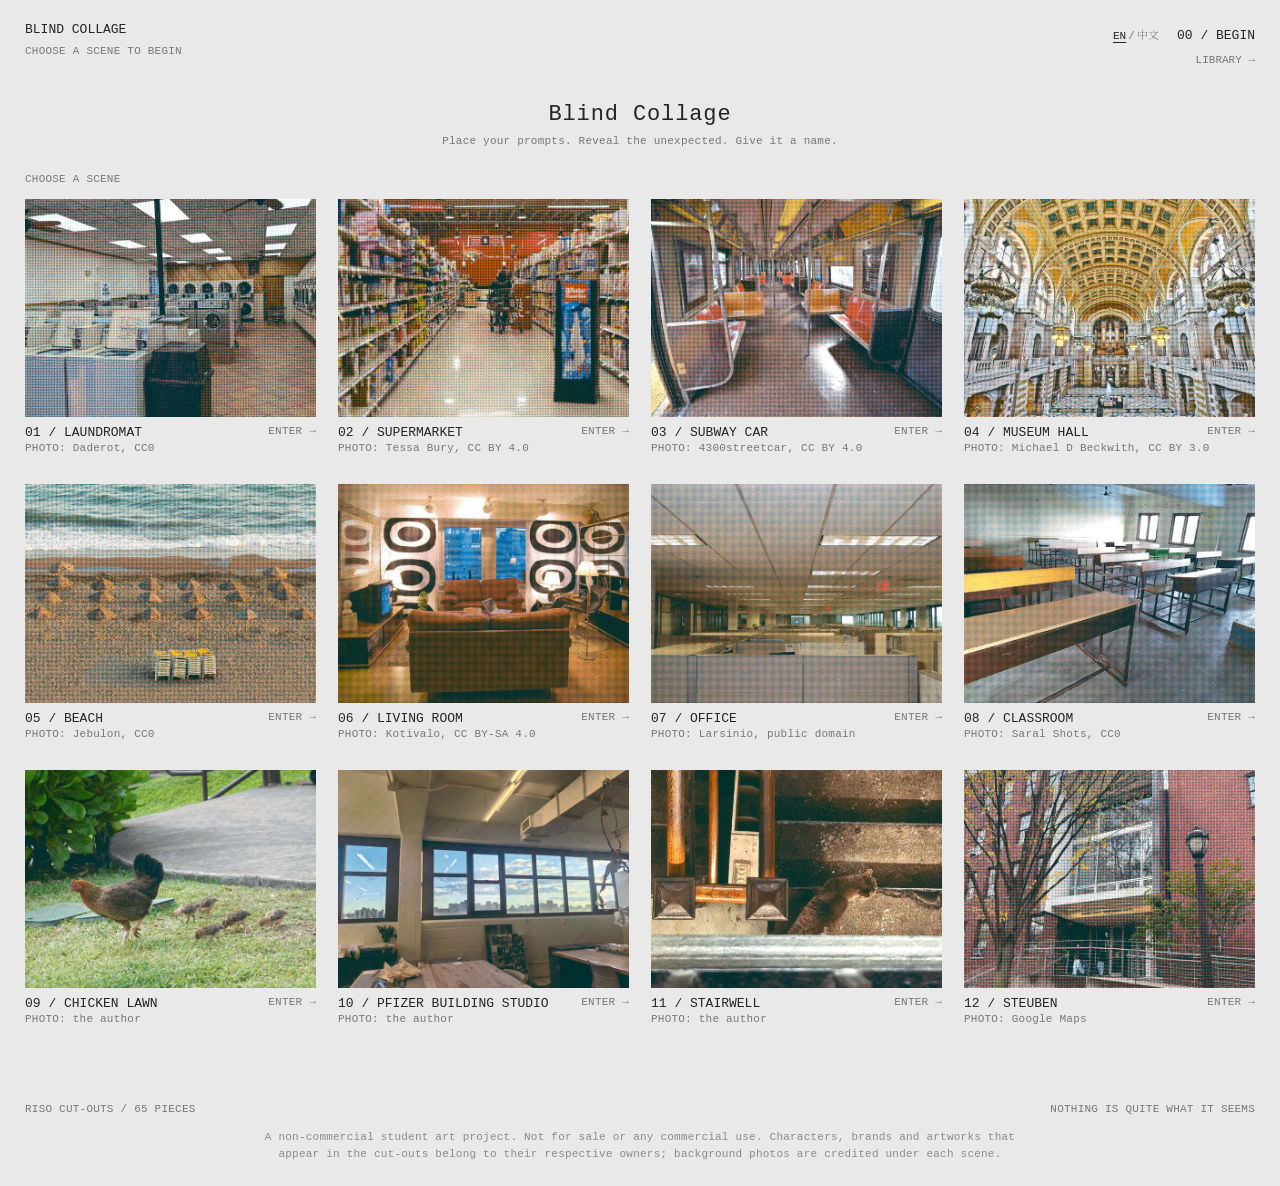
<file: index.html>
<!doctype html>
<html lang="en">
<head>
  <meta charset="utf-8">
  <meta name="viewport" content="width=device-width, initial-scale=1">
  <title>Blind Collage</title>
  <link rel="icon" href="data:,">
  <!-- Thin serif for Chinese (Latin stays Courier New). Google Fonts only sends the glyphs a page uses. -->
  <link rel="preconnect" href="https://fonts.googleapis.com">
  <link rel="preconnect" href="https://fonts.gstatic.com" crossorigin>
  <link rel="stylesheet" href="https://fonts.googleapis.com/css2?family=Noto+Serif+SC:wght@200;300&display=swap">
  <link rel="stylesheet" href="style.css?v=20261119a">
  <script src="vendor/p5.min.js"></script>
  <script src="js/config.js?v=20261119a" defer></script>
  <script src="js/i18n.js?v=20261119a" defer></script>
  <script src="js/assets.js?v=20261119a" defer></script>
  <script src="js/collage.js?v=20261119a" defer></script>
  <script src="js/layout.js?v=20261119a" defer></script>
  <script src="js/library-view.js?v=20261119a" defer></script>
  <script src="js/game.js?v=20261119a" defer></script>
  <script src="js/sketch.js?v=20261119a" defer></script>
</head>
<body>
  <header class="top">
    <div>
      <div>BLIND COLLAGE</div>
      <div id="guide" class="muted"></div>
    </div>
    <div class="corner-right">
      <div class="corner-row">
        <span class="lang-toggle">
          <button class="text" type="button" data-lang="en">EN</button><span class="muted">/</span><button class="text" type="button" data-lang="zh">中文</button>
        </span>
        <span id="stage-label"></span>
      </div>
      <button id="open-library" class="text" type="button" data-i18n="openLibrary" hidden></button>
    </div>
  </header>

  <main>
    <!-- 00 / BEGIN: title + scene gallery -->
    <div id="home">
      <section id="masthead">
        <h1 data-i18n="heading">Blind Collage</h1>
        <p class="muted" data-i18n="tagline"></p>
      </section>

      <section id="scenes">
        <div class="section-head">
          <span class="muted" data-i18n="chooseScene"></span>
          <button id="back-to-collage" class="text" type="button" data-i18n="backToCollage" hidden></button>
        </div>
        <div id="scene-grid"></div>
        <p id="library-status" class="muted"></p>
      </section>
    </div>

    <!-- library of submitted pictures -->
    <section id="library" hidden>
      <div class="section-head">
        <span id="library-count" class="muted"></span>
        <button id="close-library" class="text" type="button" data-i18n="closeLibrary"></button>
      </div>
      <div id="library-grid"></div>
      <p id="library-msg" class="muted"></p>
      <div class="row"><button id="library-more" class="text" type="button" data-i18n="more" hidden></button></div>
    </section>

    <div id="lightbox" hidden>
      <div id="lightbox-inner">
        <div id="lightbox-art"></div>
        <div class="section-head">
          <span id="lightbox-caption" class="muted"></span>
          <button id="lightbox-close" class="text" type="button" data-i18n="close"></button>
        </div>
      </div>
    </div>

    <!-- 01–03: arrange / reveal / title -->
    <section id="studio" hidden>
      <aside id="prompt-panel">
        <div class="section-head"><span class="muted" data-i18n="prompts"></span><span id="count" class="muted">0 / 20</span></div>
        <div id="prompt-list"></div>
        <p id="panel-msg" class="muted"></p>
      </aside>

      <div id="stage-col">
        <div id="canvas-wrap"></div>

        <div id="toolbar" class="row">
          <button class="text" data-act="rotl" type="button" data-i18n="rotl" data-i18n-title="rotlTip"></button>
          <button class="text" data-act="rotr" type="button" data-i18n="rotr" data-i18n-title="rotrTip"></button>
          <button class="text" data-act="smaller" type="button" data-i18n="smaller" data-i18n-title="smallerTip"></button>
          <button class="text" data-act="bigger" type="button" data-i18n="bigger" data-i18n-title="biggerTip"></button>
          <button class="text" data-act="back" type="button" data-i18n="back" data-i18n-title="backTip"></button>
          <button class="text" data-act="front" type="button" data-i18n="front" data-i18n-title="frontTip"></button>
          <button class="text" data-act="delete" type="button" data-i18n="remove" data-i18n-title="removeTip"></button>
        </div>

        <div id="arrange-actions" class="row">
          <button id="bg-toggle" class="text" type="button"></button>
          <button id="bg-random" class="text" type="button" data-i18n="randomize"></button>
          <button id="to-scenes" class="text" type="button" data-i18n="scenes"></button>
          <button id="reveal" class="btn" type="button" disabled></button>
        </div>

        <p id="hint" class="muted" data-i18n="hint"></p>
        <p id="reveal-status" class="muted" role="status"></p>

        <div id="title-block" hidden>
          <label for="title-input" data-i18n="titleQuestion"></label>
          <input id="title-input" type="text" maxlength="80" data-i18n-placeholder="untitled" autocomplete="off">
          <button id="border-toggle" class="text" type="button"></button>
          <div class="row">
            <button id="save-png" class="btn" type="button" data-i18n="savePng"></button>
            <button id="submit" class="btn" type="button" hidden></button>
            <button id="start-over" class="text" type="button" data-i18n="startOver"></button>
          </div>
          <p id="submit-notice" class="muted" data-i18n="submitNotice" hidden></p>
          <p id="submit-status" class="muted" role="status"></p>
        </div>
      </div>
    </section>
  </main>

  <footer class="bottom">
    <div class="footer-row">
      <span id="footer-left" class="muted"></span>
      <span id="footer-right" class="muted"></span>
    </div>
    <p id="disclaimer" class="muted" data-i18n="disclaimer"></p>
  </footer>
</body>
</html>
</file>
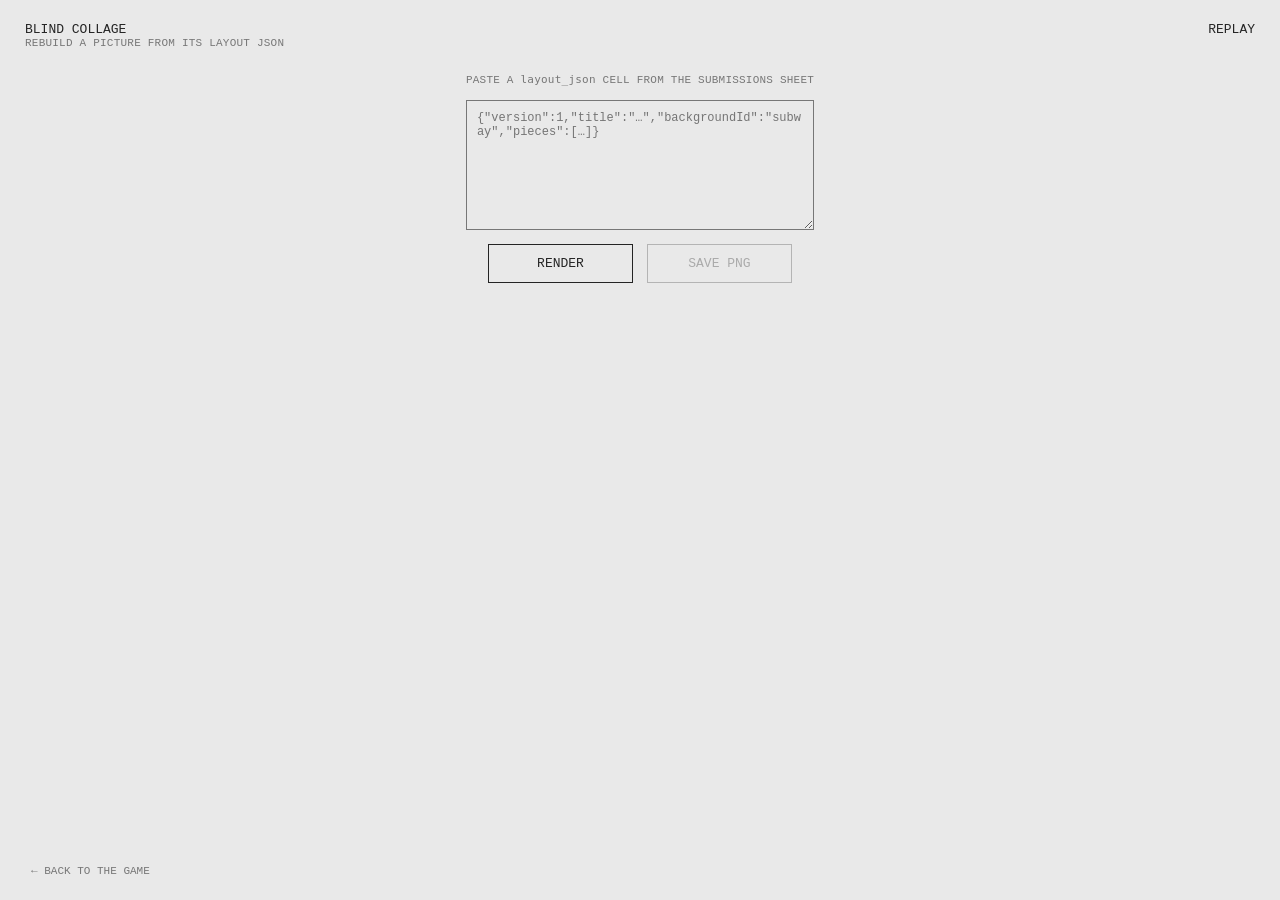
<file: replay.html>
<!doctype html>
<html lang="en">
<head>
  <meta charset="utf-8">
  <meta name="viewport" content="width=device-width, initial-scale=1">
  <title>Blind Collage Replay</title>
  <link rel="icon" href="data:,">
  <link rel="stylesheet" href="style.css?v=20261119a">
  <style>
    #replay { max-width: 900px; margin: 0 auto; padding: 10px 25px 30px; display: flex; flex-direction: column; gap: 14px; }
    #replay textarea { width: 100%; min-height: 130px; font: inherit; font-size: 12px; padding: 10px; color: var(--ink); background: transparent; border: 1px solid var(--muted); resize: vertical; }
    #replay img { width: 100%; display: block; outline: 1px solid #cfcfcf; }
  </style>
  <script src="js/assets.js?v=20261119a" defer></script>
  <script src="js/collage.js?v=20261119a" defer></script>
  <script src="js/layout.js?v=20261119a" defer></script>
  <script src="js/replay.js?v=20261119a" defer></script>
</head>
<body>
  <header class="top">
    <div>
      <div>BLIND COLLAGE</div>
      <div class="muted">REBUILD A PICTURE FROM ITS LAYOUT JSON</div>
    </div>
    <div>REPLAY</div>
  </header>
  <main id="replay">
    <label for="layout" class="muted">PASTE A <code>layout_json</code> CELL FROM THE SUBMISSIONS SHEET</label>
    <textarea id="layout" spellcheck="false" placeholder='{"version":1,"title":"…","backgroundId":"subway","pieces":[…]}'></textarea>
    <div class="row">
      <button id="render" class="btn" type="button">RENDER</button>
      <button id="download" class="btn" type="button" disabled>SAVE PNG</button>
    </div>
    <p id="status" class="muted" role="status"></p>
    <img id="out" alt="" hidden>
  </main>
  <footer class="bottom"><a class="text" href="./">← BACK TO THE GAME</a><span></span></footer>
</body>
</html>
</file>
<file: style.css>
:root {
  --bg: #e9e9e9;
  --ink: #242424;
  --muted: #777777;
  --faint: #b4b4b4;
  /* Latin in Courier New; Chinese falls through to a thin serif (Noto Serif SC, then the system Song). */
  --font: 'Courier New', Courier, 'Noto Serif SC', 'Songti SC', 'STSong', 'SimSun', serif;
}

* { box-sizing: border-box; }

html, body {
  margin: 0;
  padding: 0;
  background: var(--bg);
  color: var(--ink);
  font-family: var(--font);
  font-size: 13px;
  font-weight: 300;
}

html { scroll-behavior: smooth; }
body { min-height: 100vh; display: flex; flex-direction: column; }
main { flex: 1; }
[hidden] { display: none !important; }
p { margin: 0; }

.muted { color: var(--muted); font-size: 11px; letter-spacing: 0.02em; }

/* corner text */
header.top {
  position: sticky; top: 0; z-index: 5;
  display: flex; justify-content: space-between; align-items: flex-start; gap: 16px;
  padding: 22px 25px 14px;
  background: var(--bg);
}
header.top #guide { margin-top: 8px; }
footer.bottom { padding: 18px 25px 22px; }
.footer-row { display: flex; justify-content: space-between; gap: 16px; }
#disclaimer { max-width: 760px; margin: 14px auto 0; text-align: center; line-height: 1.6; color: #8a8a8a; }

/* language toggle */
.corner-row { display: flex; align-items: baseline; gap: 18px; }
.lang-toggle { display: inline-flex; align-items: baseline; gap: 2px; }
.lang-toggle .text { padding: 2px 4px; }
.lang-toggle .text.active { color: var(--ink); text-decoration: underline; text-underline-offset: 3px; }

/* Chinese: thin, airy, a touch larger so 300-weight strokes stay readable */
html[lang^="zh"] body { letter-spacing: 0.04em; }
html[lang^="zh"] .muted { font-size: 12px; letter-spacing: 0.08em; }
html[lang^="zh"] #masthead h1 { font-weight: 200; font-size: 26px; letter-spacing: 0.3em; }
html[lang^="zh"] .prompt { font-size: 13px; line-height: 1.6; letter-spacing: 0.06em; }
html[lang^="zh"] .text { font-size: 12px; }
html[lang^="zh"] #title-block label { font-size: 16px; letter-spacing: 0.1em; }

/* buttons */
.btn {
  font: inherit; color: var(--ink); background: transparent;
  border: 1px solid var(--ink); padding: 11px 18px; min-width: 145px;
  cursor: pointer;
}
.btn:disabled { color: #aaaaaa; border-color: var(--faint); cursor: default; }
.text {
  font: inherit; font-size: 11px; color: var(--muted); background: none;
  border: 0; padding: 6px 6px; cursor: pointer; text-decoration: none;
}
.text:hover:not(:disabled) { color: var(--ink); }
.text:disabled { color: var(--faint); cursor: default; }
.row { display: flex; flex-wrap: wrap; align-items: center; justify-content: center; gap: 4px 14px; }
.section-head { display: flex; justify-content: space-between; align-items: baseline; gap: 12px; margin-bottom: 14px; }

/* 00 / home */
#masthead { text-align: center; padding: 18px 25px 4px; }
#masthead h1 { margin: 0 0 8px; font-size: 22px; font-weight: 300; letter-spacing: 0.04em; }
.corner-right { display: flex; flex-direction: column; align-items: flex-end; gap: 4px; }
.corner-right .text { padding: 4px 0; }

/* scene gallery */
#scenes { padding: 22px 25px 40px; max-width: 1400px; margin: 0 auto; }

/* library */
#library { padding: 10px 25px 40px; max-width: 1400px; margin: 0 auto; }
#library-grid { display: grid; grid-template-columns: repeat(auto-fill, minmax(220px, 1fr)); gap: 28px 20px; }
.work { display: block; width: 100%; padding: 0; border: 0; background: none; font: inherit; color: inherit; text-align: left; cursor: pointer; }
.work .art { display: block; width: 100%; aspect-ratio: 1200 / 1040; background: #dcdcdc; outline: 1px solid transparent; outline-offset: 3px; }
.work .art canvas { display: block; width: 100%; height: 100%; }
.work:hover .art, .work:focus-visible .art { outline-color: var(--ink); }
.work .cap { display: flex; justify-content: space-between; gap: 8px; margin-top: 8px; }
.work .cap span:first-child { overflow: hidden; text-overflow: ellipsis; white-space: nowrap; }
.work .cap span:last-child { white-space: nowrap; flex-shrink: 0; }
#library-msg { margin: 20px 0; text-align: center; }
#lightbox { position: fixed; inset: 0; z-index: 20; background: rgba(233, 233, 233, 0.97); display: flex; align-items: center; justify-content: center; padding: 20px; }
#lightbox-inner { width: min(900px, 100%, calc((100vh - 90px) * 1200 / 1040)); }
#lightbox-art canvas { display: block; width: 100%; height: auto; outline: 1px solid #cfcfcf; }
#lightbox .section-head { margin: 10px 0 0; }
#scene-grid {
  display: grid;
  grid-template-columns: repeat(auto-fill, minmax(260px, 1fr));
  gap: 30px 22px;
}
.scene {
  display: block; width: 100%; padding: 0; border: 0; background: none;
  font: inherit; color: inherit; text-align: left; cursor: pointer;
}
.scene img {
  display: block; width: 100%; aspect-ratio: 4 / 3; object-fit: cover;
  background: #dcdcdc; outline: 1px solid transparent; outline-offset: 3px;
}
.scene:hover img, .scene:focus-visible img { outline-color: var(--ink); }
.scene .cap { display: flex; justify-content: space-between; gap: 8px; margin-top: 8px; }
.scene .credit { display: block; margin-top: 2px; }
#library-status { margin-top: 20px; }

/* studio */
#studio {
  display: grid;
  grid-template-columns: 250px minmax(0, 1fr);
  gap: 28px;
  padding: 6px 25px 20px;
  max-width: 1500px; margin: 0 auto;
}
#studio.locked { grid-template-columns: minmax(0, 1fr); }
#studio.locked #prompt-panel { display: none; }

.prompt {
  display: block; width: 100%; margin: 0 0 8px; padding: 11px 12px;
  font: inherit; font-size: 12px; line-height: 1.35; text-align: left;
  color: var(--ink); background: transparent; border: 1px solid var(--ink);
  cursor: grab;
}
.prompt:hover:not(:disabled) { background: rgba(36, 36, 36, 0.05); }
.prompt:disabled { color: #aaaaaa; border-color: var(--faint); cursor: default; }
#panel-msg { min-height: 1.3em; margin-top: 6px; }

#stage-col { display: flex; flex-direction: column; align-items: center; gap: 12px; min-width: 0; }
#canvas-wrap { width: 100%; display: flex; justify-content: center; }
#canvas-wrap canvas { display: block; outline: 1px solid #cfcfcf; touch-action: none; }
#studio.locked #canvas-wrap canvas { touch-action: auto; }
#hint, #reveal-status { text-align: center; }
#reveal-status:empty { display: none; }
#reveal-status.error { color: #a33; }

#title-block { display: flex; flex-direction: column; align-items: center; gap: 14px; width: 100%; margin-top: 6px; }
#title-block label { font-size: 14px; }
#title-input {
  width: min(480px, 100%); padding: 6px 4px;
  font: inherit; font-size: 15px; text-align: center; color: var(--ink);
  background: transparent; border: 0; border-bottom: 1px solid var(--muted); outline: none;
}
#title-input:focus { border-bottom-color: var(--ink); }
#submit-notice, #submit-status { max-width: 520px; text-align: center; line-height: 1.5; }
#submit-status:empty { display: none; }
#submit-status.error { color: #a33; }

@media (max-width: 820px) {
  #studio { grid-template-columns: minmax(0, 1fr); gap: 16px; padding: 4px 16px 16px; }
  #prompt-list { display: grid; grid-template-columns: repeat(auto-fill, minmax(150px, 1fr)); gap: 8px; }
  .prompt { margin: 0; font-size: 11px; padding: 9px 10px; }
  header.top { padding: 16px 16px 10px; }
  footer.bottom { padding: 16px; }
  #scenes { padding: 24px 16px 32px; }
  #scene-grid { grid-template-columns: repeat(auto-fill, minmax(200px, 1fr)); gap: 22px 16px; }
}
</file>
